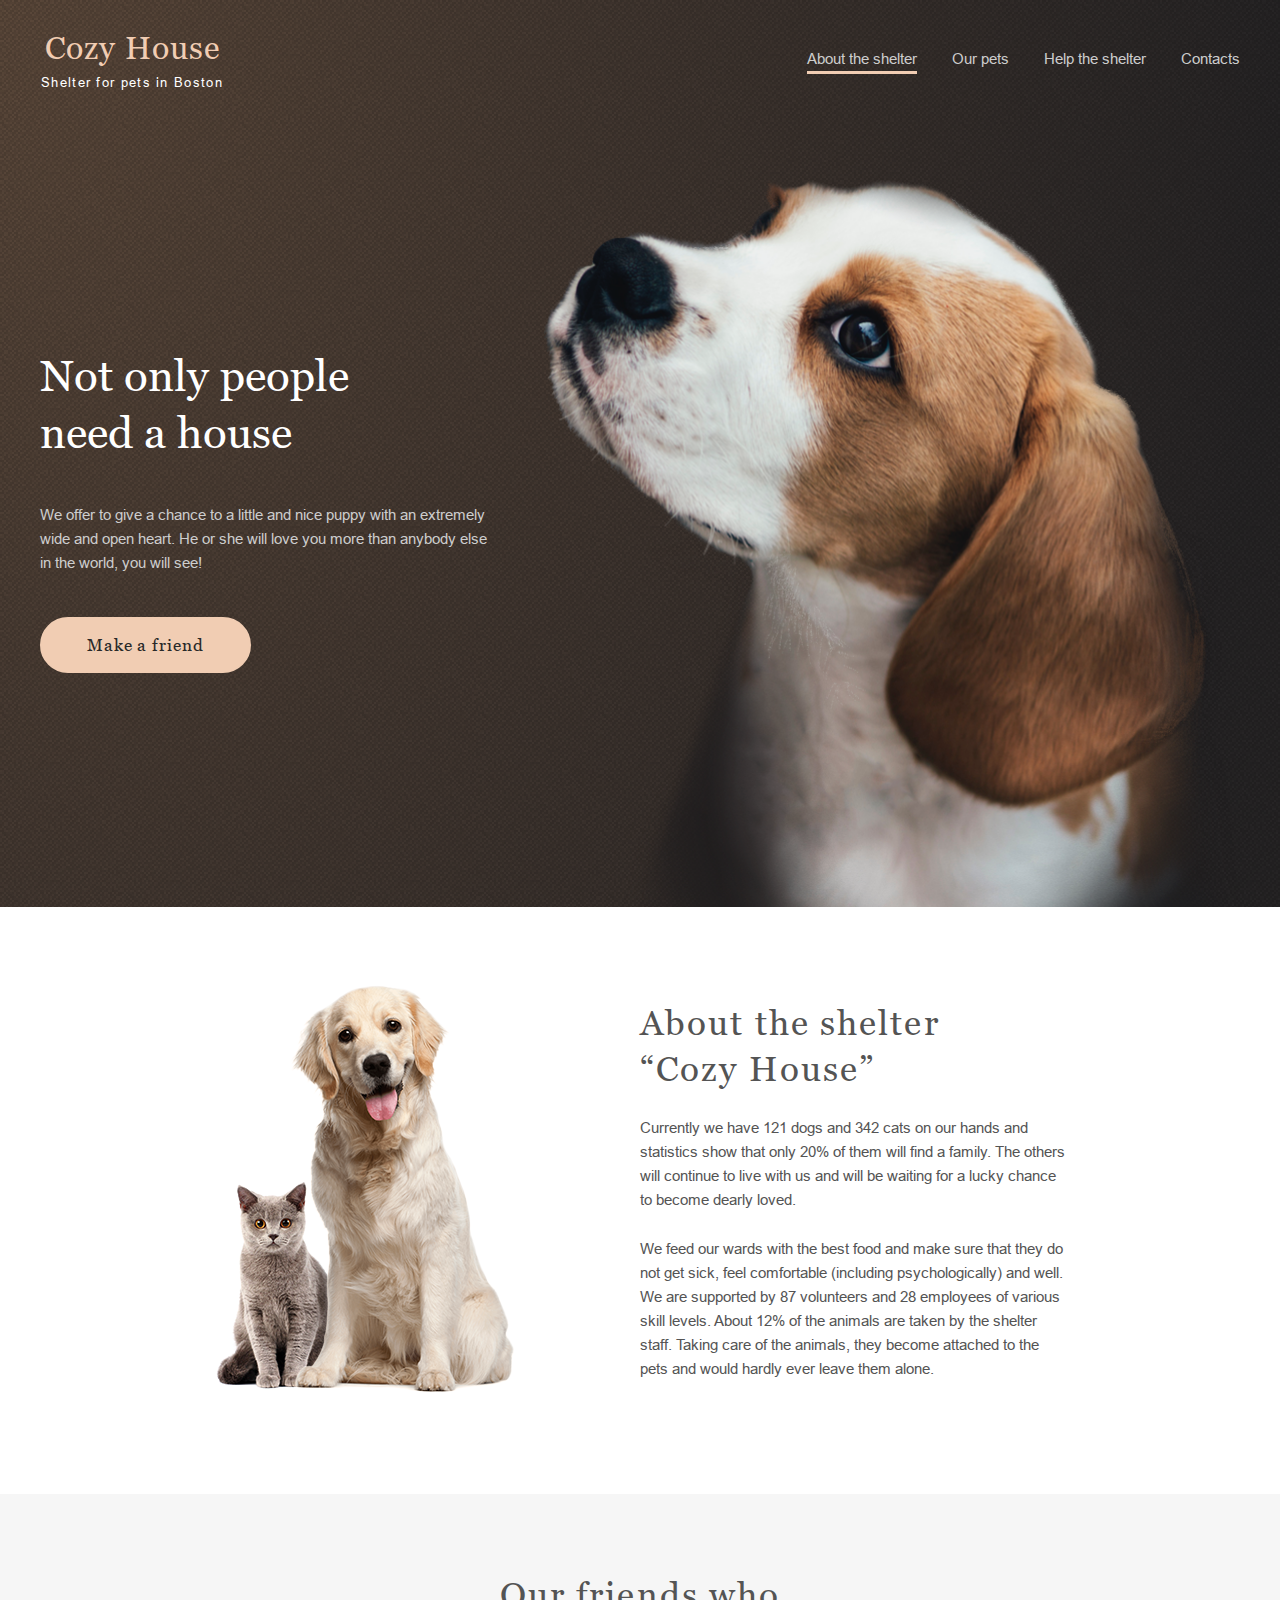
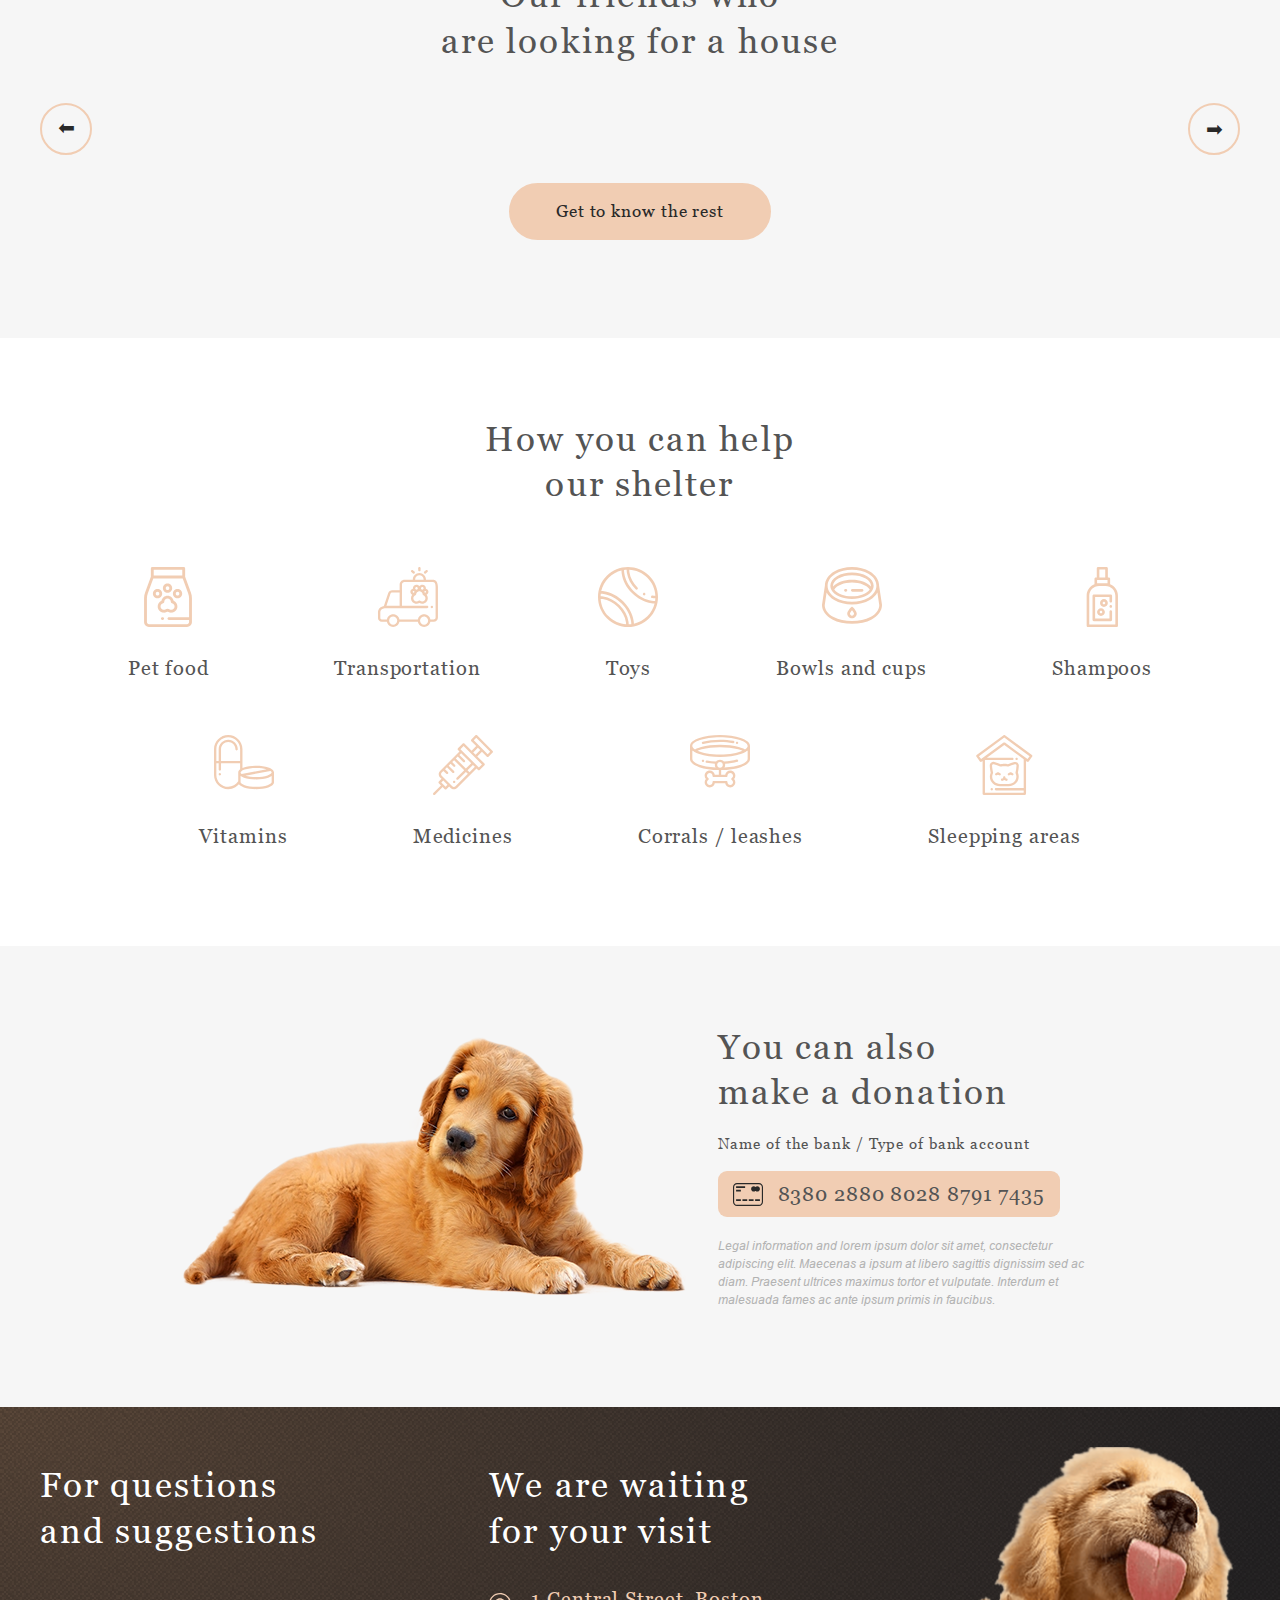
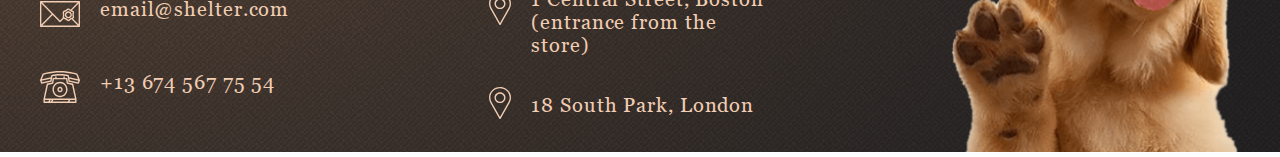
<file: index.html>
<!DOCTYPE html>
<html lang="en">

<head>
    <meta charset="UTF-8">
    <meta http-equiv="X-UA-Compatible" content="IE=edge">
    <meta name="viewport" content="width=device-width, initial-scale=1.0">
    <title>Cozy House</title>
    <link rel="icon" type="image/x-icon" href="assets/images/favicon.ico">
    <link rel="stylesheet" href="css/style.css">
</head>

<body>
    <header class="header">
        <div class="container">
            <div class="header__wrap">
                <a href="/" class="header__logo logo">
                    <span class="logo__title">
                        Cozy House
                    </span>
                    <span class="logo__subtitle">
                        Shelter for pets in Boston
                    </span>
                </a>
                <ul class="header__nav nav">
                    <li class="nav__item nav__item_active">
                        <a href="" class="nav__link">
                            About the shelter
                        </a>
                    </li>
                    <li class="nav__item">
                        <a href="./pets.html" class="nav__link">
                            Our pets
                        </a>
                    </li>
                    <li class="nav__item">
                        <a href="./#help" class="nav__link">
                            Help the shelter
                        </a>
                    </li>
                    <li class="nav__item">
                        <a href="./#contact" class="nav__link">
                            Contacts
                        </a>
                    </li>
                </ul>
                <button class="burger" type="button">
                    <span class="burger__line"></span>
                    <span class="burger__line"></span>
                    <span class="burger__line"></span>
                </button>
            </div>
        </div>
    </header>

    <main>
        <section class="not-only">
            <div class="container">
                <div class="not-only__wrap">
                    <div class="not-only__content">
                        <h1 class="not-only__title">
                            Not only people <br> need a house
                        </h1>
                        <div class="not-only__text">
                            <p>
                                We offer to give a chance to a little and nice puppy with an extremely wide and open
                                heart.
                                He or she will love you more than anybody else in the world, you will see!
                            </p>
                        </div>
                        <a class="not-only__btn btn btn--primary" href="#pets">
                            Make a friend
                        </a>
                    </div>
                    <div class="not-only__img-wrap">
                        <img class="not-only__img img" src="./assets/images/start-screen-puppy.png"
                            alt="Puppy on the screen">
                    </div>
                </div>
            </div>
        </section>

        <section class="about padding">
            <div class="container">
                <div class="about__wrap">
                    <div class="about__img-wrap">
                        <img class="about__img img" src="./assets/images/about-pets.png" alt="Dog and cat are sitting">
                    </div>
                    <div class="about__content">
                        <h2 class="about__title title">About the shelter <br> “Cozy House”</h2>
                        <div class="about__text">
                            <p>
                                Currently we have 121 dogs and 342 cats on our hands and statistics show that only 20%
                                of them will find a family.
                                The others will continue to live with us and will be waiting for a lucky chance to
                                become dearly loved.
                            </p>
                            <p>
                                We feed our wards with the best food and make sure that they do not get sick, feel
                                comfortable (including psychologically) and well. We are supported by 87 volunteers and
                                28 employees of various skill levels. About 12% of the animals are taken by the shelter
                                staff. Taking care of the animals,
                                they become attached to the pets and would hardly ever leave them alone.
                            </p>
                        </div>
                    </div>
                </div>
            </div>
        </section>

        <section class="pets padding" id="pets">
            <div class="container">
                <div class="pets__wrap">
                    <h2 class="pets__title title mb">
                        Our friends who <br> are looking for a house
                    </h2>
                    <ul class="pets__slider slider mb">
                    </ul>
                    <div class="pets__slider-btns mb">
                        <button class="btn--round btn--prev">&#10145;</button>
                        <button class="btn--round btn--next">&#10145;</button>
                    </div>
                    <a class="pets__btn btn btn--primary" href="./pets.html">Get to know the rest</a>
                </div>
            </div>
        </section>

        <section class="help padding" id="help">
            <div class="container">
                <h2 class="help__title title mb">How you can help <br>our shelter</h2>
                <ul class="help__list">
                    <li class="help__item help__item--food">Pet food</li>
                    <li class="help__item help__item--transport">Transportation</li>
                    <li class="help__item help__item--toys">Toys</li>
                    <li class="help__item help__item--cups">Bowls and cups</li>
                    <li class="help__item help__item--shampoo">Shampoos</li>
                    <li class="help__item help__item--vitamins">Vitamins</li>
                    <li class="help__item help__item--medicine">Medicines</li>
                    <li class="help__item help__item--leashes">Corrals / leashes</li>
                    <li class="help__item help__item--sleeping">Sleepping areas</li>
                </ul>
            </div>
        </section>
        <section class="donation padding">
            <div class="container">
                <div class="donation__wrap">
                    <div class="donation__img-wrap">
                        <img class="donation__img img" src="./assets/images/donation-dog.png" alt="Dog">
                    </div>
                    <div class="donation__content">
                        <h2 class="donation__title title">You can also <br> make a donation</h2>
                        <span class="donation__bank">
                            Name of the bank / Type of bank account
                        </span>
                        <a class="donation__card" href="#">8380 2880 8028 8791 7435</a>
                        <div class="donation__description">
                            <p>
                                Legal information and lorem ipsum dolor sit amet, consectetur adipiscing elit.
                                Maecenas a ipsum at libero sagittis dignissim sed ac diam.
                                Praesent ultrices maximus tortor et vulputate.
                                Interdum et malesuada fames ac ante ipsum primis in faucibus.
                            </p>
                        </div>
                    </div>
                </div>
            </div>
        </section>
    </main>

    <footer class="footer" id="contact">
        <div class="container">
            <div class="footer__wrap">
                <div class="footer__block">
                    <h2 class="footer__title footer__title--qw  title">
                        For questions <br> and suggestions
                    </h2>
                    <ul class="footer__list">
                        <li class="footer__item">
                            <a class="footer__link footer__link--mail"
                                href="mailto:email@shelter.com">email@shelter.com</a>
                        </li>
                        <li class="footer__item">
                            <a class="footer__link footer__link--tel" href="tel:+136745677554">+13 674 567 75 54</a>
                        </li>
                    </ul>
                </div>
                <div class="footer__block">
                    <h2 class="footer__title footer__title--addr title">
                        We are waiting <br> for your visit
                    </h2>
                    <ul class="footer__list">
                        <li class="footer__item">
                            <a class="footer__link  footer__link--addr"
                                href="https://www.google.co.uk/maps/@32.1886558,-90.1406037,17z" target="_blank">
                                1 Central Street, Boston <br> (entrance from the store)
                            </a>
                        </li>
                        <li class="footer__item">
                            <a class="footer__link  footer__link--addr"
                                href="https://www.google.co.uk/maps/@51.5142419,-0.1293991,16.32z" target="_blank">
                                18 South Park, London
                            </a>
                        </li>
                    </ul>
                </div>
                <div class="footer__block">
                    <img class="footer__img img" src="./assets/images/footer-puppy.png" alt="puppy">
                </div>
            </div>
        </div>
    </footer>
    <div class="overlay" id="overlay">
    </div>
    <script src="js/script.js"></script>
    <script src="js/common.js"></script>
    <script src="js/main.js"></script>
</body>

</html>
</file>
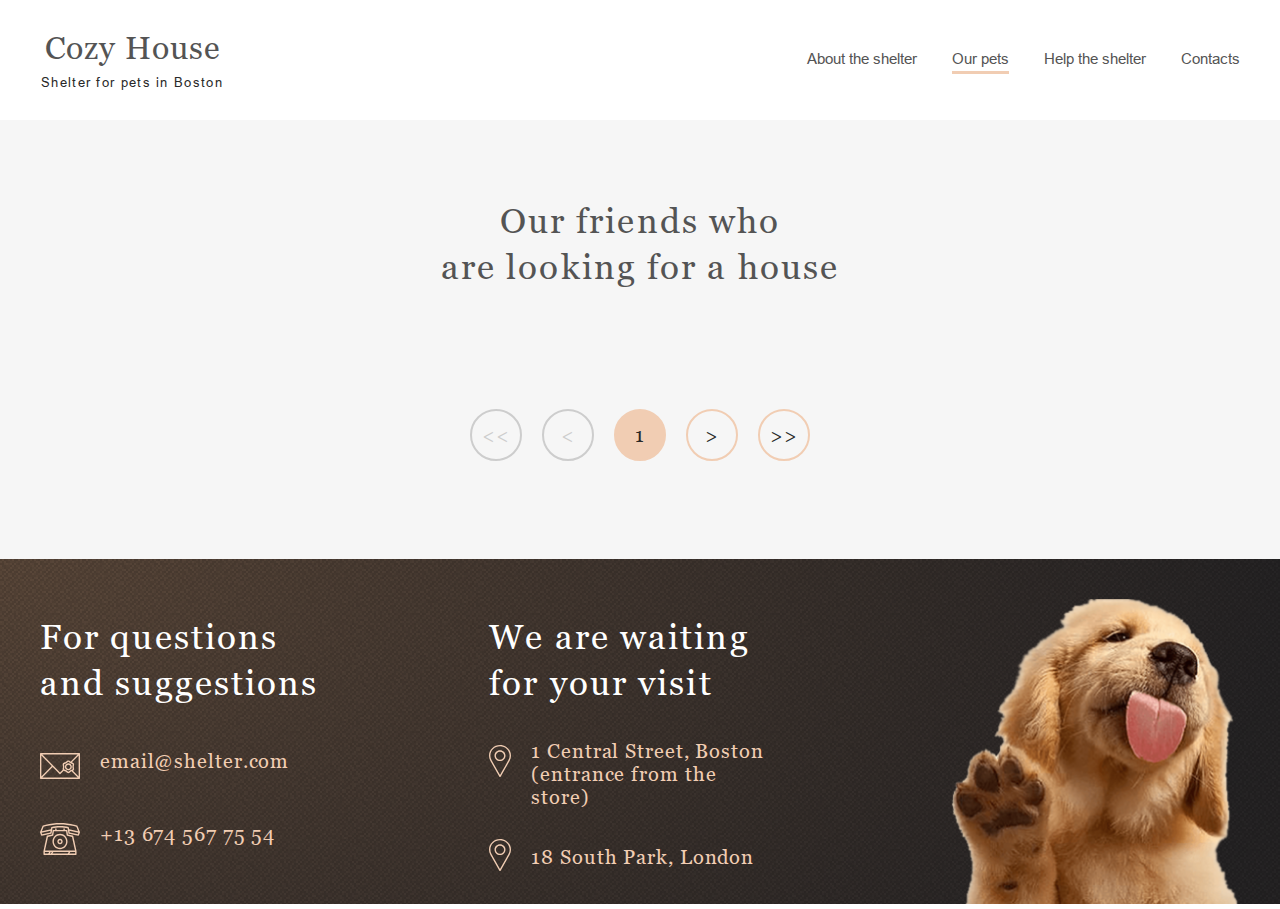
<file: pets.html>
<!DOCTYPE html>
<html lang="en">

<head>
    <meta charset="UTF-8">
    <meta http-equiv="X-UA-Compatible" content="IE=edge">
    <meta name="viewport" content="width=device-width, initial-scale=1.0">
    <title>Our pets</title>
    <link rel="icon" type="image/x-icon" href="assets/images/favicon.ico">
    <link rel="stylesheet" href="css/style.css">
</head>

<body>
    <header class="header header--pets">
        <div class="container">
            <div class="header__wrap">
                <a href="./index.html" class="header__logo logo">
                    <span class="logo__title">
                        Cozy House
                    </span>
                    <span class="logo__subtitle">
                        Shelter for pets in Boston
                    </span>
                </a>
                <ul class="header__nav nav">
                    <li class="nav__item">
                        <a href="./index.html" class="nav__link">
                            About the shelter
                        </a>
                    </li>
                    <li class="nav__item nav__item_active">
                        <a href="/" class="nav__link">
                            Our pets
                        </a>
                    </li>
                    <li class="nav__item">
                        <a href="./index.html#help" class="nav__link">
                            Help the shelter
                        </a>
                    </li>
                    <li class="nav__item">
                        <a href="#contact" class="nav__link">
                            Contacts
                        </a>
                    </li>
                </ul>
                <button class="burger" type="button">
                    <span class="burger__line"></span>
                    <span class="burger__line"></span>
                    <span class="burger__line"></span>
                </button>
            </div>
        </div>
    </header>

    <main>
        <section class="pets padding padding--pets">
            <div class="container">
                <h1 class="pets__title pets__title--pets title mb">
                    Our friends who <br> are looking for a house
                </h1>
                <ul class="pets__list mb">
                </ul>
                <div class="pets__pagination pagination">
                    <a class="pagination__item btn--round _inactive pagination__item--start" href="#">
                        &#60;&lt;
                    </a>
                    <a class="pagination__item btn--round _inactive pagination__item--left" href="#">
                        &#60;
                    </a>
                    <a class="pagination__item btn--round pagination__item--num" href="#">1</a>
                    <a class="pagination__item btn--round pagination__item--right" href="#">
                        &#62;
                    </a>
                    <a class="pagination__item btn--round pagination__item--end" href="#">
                        &#62;&gt;
                    </a>
                </div>
            </div>
        </section>
    </main>

    <footer class="footer" id="contact">
        <div class="container">
            <div class="footer__wrap">
                <div class="footer__block">
                    <h2 class="footer__title footer__title--qw  title">
                        For questions <br> and suggestions
                    </h2>
                    <ul class="footer__list">
                        <li class="footer__item">
                            <a class="footer__link footer__link--mail"
                                href="mailto:email@shelter.com">email@shelter.com</a>
                        </li>
                        <li class="footer__item">
                            <a class="footer__link footer__link--tel" href="tel:+136745677554">+13 674 567 75 54</a>
                        </li>
                    </ul>
                </div>
                <div class="footer__block">
                    <h2 class="footer__title footer__title--addr title">
                        We are waiting <br> for your visit
                    </h2>
                    <ul class="footer__list">
                        <li class="footer__item">
                            <a class="footer__link  footer__link--addr"
                                href="https://www.google.co.uk/maps/@32.1886558,-90.1406037,17z" target="_blank">
                                1 Central Street, Boston <br> (entrance from the store)
                            </a>
                        </li>
                        <li class="footer__item">
                            <a class="footer__link  footer__link--addr"
                                href="https://www.google.co.uk/maps/@51.5142419,-0.1293991,16.32z" target="_blank">
                                18 South Park, London
                            </a>
                        </li>
                    </ul>
                </div>
                <div class="footer__block">
                    <img class="footer__img img" src="./assets/images/footer-puppy.png" alt="puppy">
                </div>
            </div>
        </div>
    </footer>
    <div class="overlay" id="overlay">
    </div>
    <script src="js/common.js"></script>
    <script src="js/pets.js"></script>
</body>

</html>
</file>
<file: css/style.css>
@import "./fonts.css";
@import "./normalize.css";
@import "./root.css";
@import "./global.css";

@import "./components/header.css";
@import "./components/not-only.css";
@import "./components/about.css";
@import "./components/pets.css";
@import "./components/card.css";
@import "./components/help.css";
@import "./components/donation.css";
@import "./components/pagination.css";
@import "./components/footer.css";
@import "./components/modal.css";

@import "./media.css";
</file>
